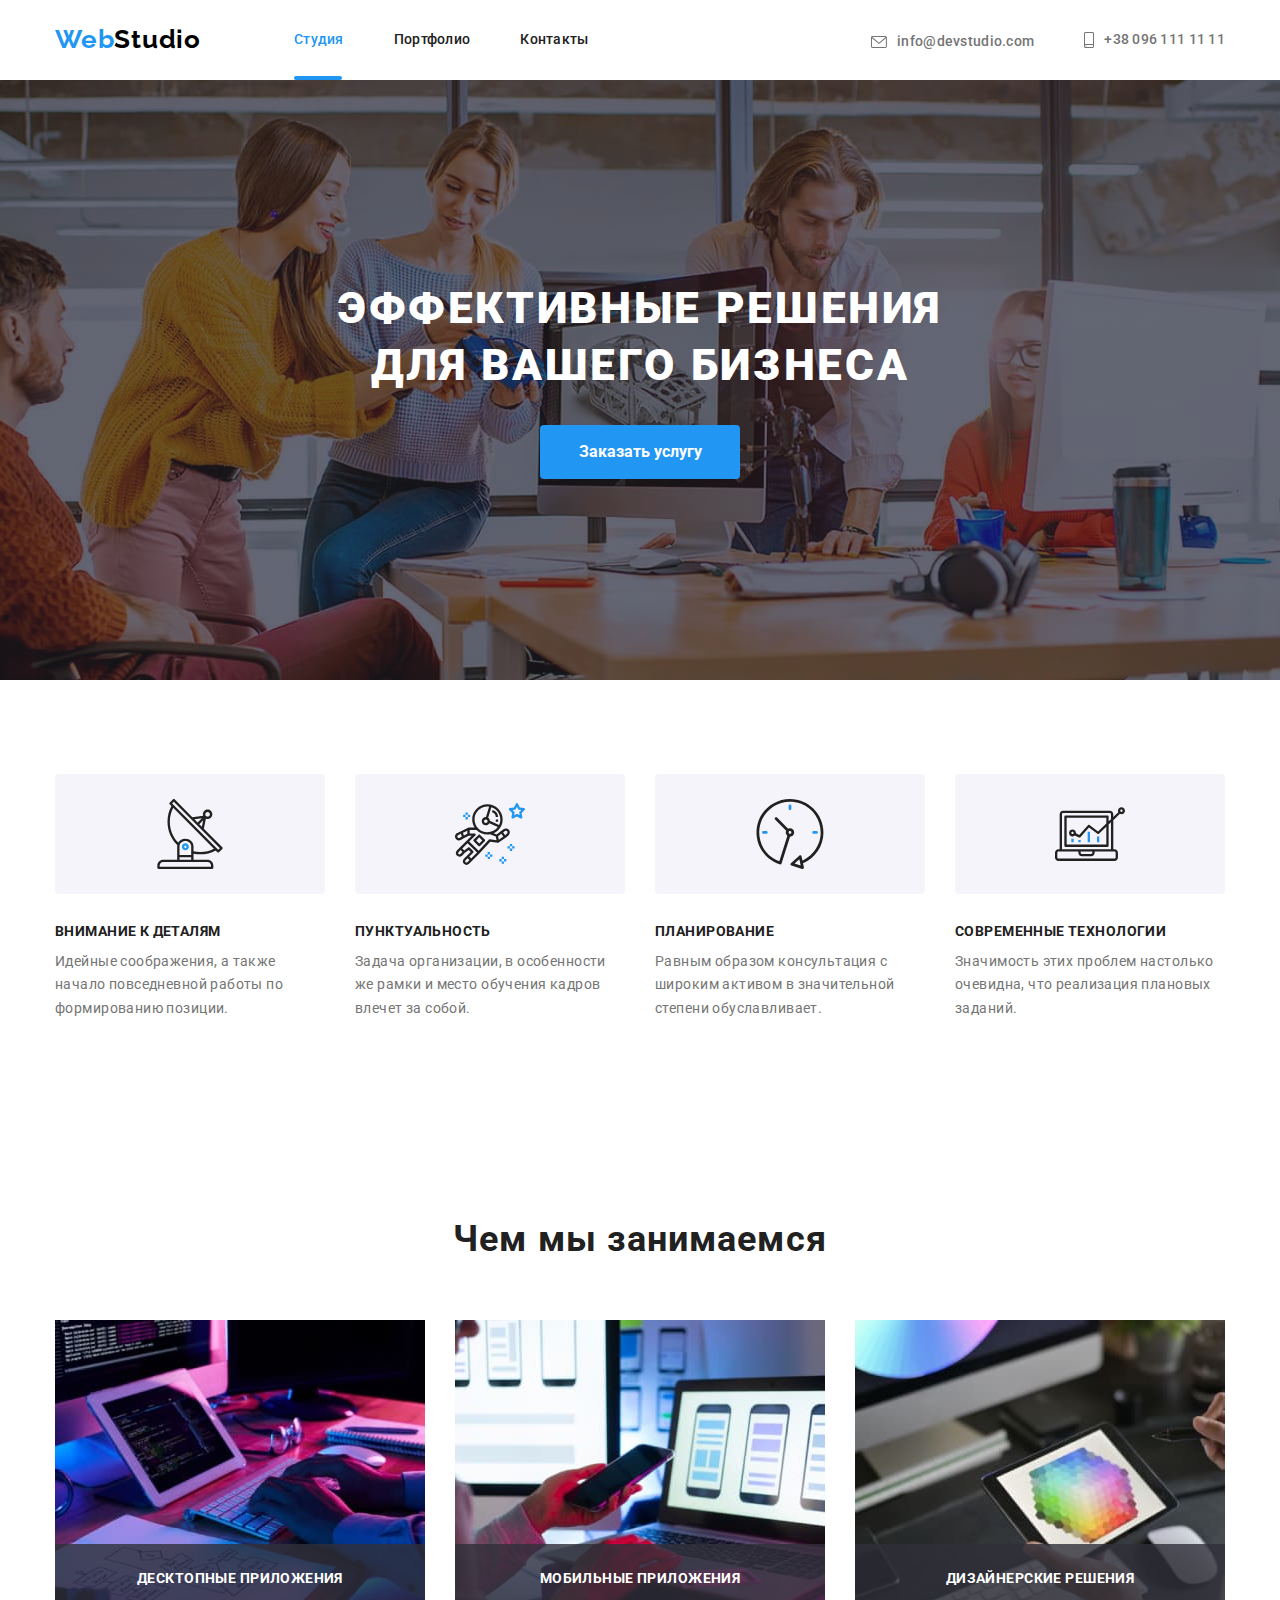
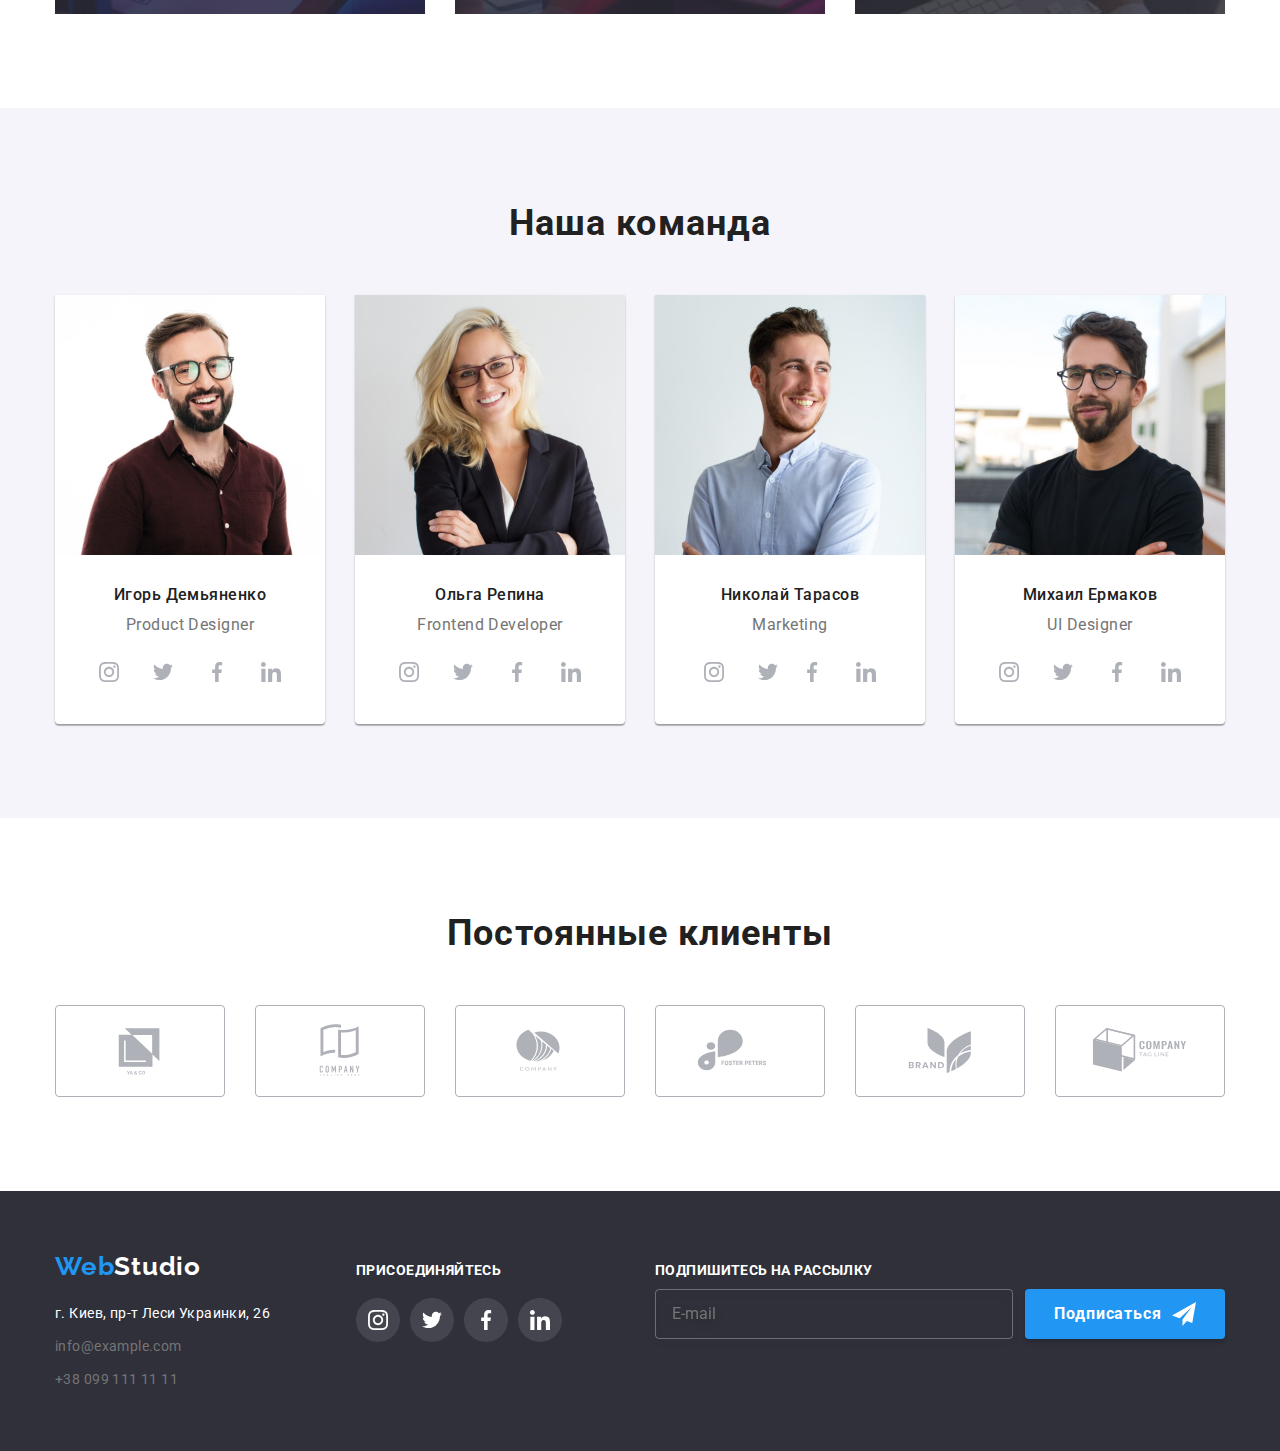
<file: index.html>
<!DOCTYPE html>
<html lang="ru">

<head>

  <meta charset="UTF-8">
  <meta http-equiv="X-UA-Compatible" content="IE=edge">
  <meta name="viewport" content="width=device-width, initial-scale=1.0">
  <title>Document</title>
  <link href="https://fonts.googleapis.com/css2?family=Raleway:wght@700&family=Roboto:wght@400;500;700;900&display=swap"
    rel="stylesheet">
    <link rel="stylesheet" href="https://cdnjs.cloudflare.com/ajax/libs/modern-normalize/1.1.0/modern-normalize.min.css">
  <link rel="stylesheet" href="./css/main.min.css">
  <!-- <link rel="stylesheet" href="./css/style.css"> -->
  
</head>

<body class="page">
  
  <!-- шапка документа -->
  <header class="head">
  <div class="container">
  
    <nav class="head-nav">
      <a href="./index.html" class="head-nav__link"> <span class="head-nav__sektor">Web</span>Studio
      </a>
  
      <ul class="site-nav">
        <li class="site-nav__item studio"><a href="./index.html" class="site-nav__link current ">Студия</a></li>
        <li class="site-nav__item portfolio"><a href="./portfolio.html" class="site-nav__link">Портфолио</a></li>
        <li class="site-nav__item contakt"><a href="" class="site-nav__link">Контакты</a></li>
      </ul>
    </nav>
  
    <ul class="head-contacts">
  
      <li class="head-contacts__item gmail">
        <a href="" class="head-contacts__link">
          <svg class="head-contacts__icon" width="16" height="12">
            <use href="./images/icons.svg#icon-envelope"></use>
          </svg>info@devstudio.com</a>
      </li>
  
      <li class="head-contacts__item tel">
        <a href="" class="head-contacts__link"><svg class="head-contacts__icon" width="10" height="16">
            <use href="./images/icons.svg#icon-smartphone"></use>
          </svg>+38 096 111 11 11</a>
      </li>
  
    </ul>
  </div>
  </header>
<!-- Основной контент -->
  <main>
    <!-- Герой -->
    <section class="section-hero  overlay">
      <div class="container">
        <h1 class="section-hero__title">Эффективные решения <br> для вашего бизнеса
        </h1>
        <button class="section-hero__button" type="button" data-modal-open>Заказать услугу</button>
      </div>
    </section>

<!-- Достоинства -->
    <section class="section section-features">
      <div class="container">
        <ul class="section-features__list">
    
          <li class="section-features__item">
            <div class="section-features__icon">
    
              <svg class="" width="70" height="70">
                <use href="./images/icons.svg#icon-antenna"></use>
              </svg>
            </div>
    
            <h3 class="section-features__title">Внимание к деталям</h3>
            <p class="section-features__subtitle">Идейные соображения, а также начало
              повседневной работы по формированию позиции.
            </p>
          </li>
    
          <li class="section-features__item">
            <div class="section-features__icon">
              <svg width="70" height="70">
                <use href="./images/icons.svg#icon-astronaut"></use>
              </svg>
            </div>
            <h3 class="section-features__title">Пунктуальность</h3>
            <p class="section-features__subtitle">Задача организации, в особенности же рамки и
              место обучения кадров влечет за собой.
            </p>
          </li>
    
          <li class="section-features__item">
            <div class="section-features__icon">
              <svg width="70" height="70">
                <use href="./images/icons.svg#icon-clock"></use>
              </svg>
            </div>
            <h3 class="section-features__title">Планирование</h3>
            <p class="section-features__subtitle">Равным образом консультация с широким активом
              в значительной степени обуславливает.
            </p>
          </li>
    
          <li class="section-features__item">
            <div class="section-features__icon">
              <svg width="70" height="70">
                <use href="./images/icons.svg#icon-diagram"></use>
              </svg>
            </div>
            <h3 class="section-features__title">Современные технологии</h3>
            <p class="section-features__subtitle">Значимость этих проблем настолько очевидна, что
              реализация плановых заданий.
            </p>
    
          </li>
        </ul>
      </div>
    </section>
      
      <!-- Чем мы занимаемся -->
      
        <section class=" section section-skils">
        
          <div class="container">
        
            <h2 class="section-skils__title">Чем мы занимаемся</h2>
        
            <ul class="section-skils__list">
        
              <li class="section-skils__item">
                <img class="" src="./images/box1.jpg" alt="набор программы на клавиатуре" width="370">
        
                <p class="section-skils__text">Десктопные приложения</p>
              </li>
        
              <li class="section-skils__item">
                <img class="" src="./images/img.jpg" alt="тест мобильного приложения на ноутбуке" width="370">
        
                <p class="section-skils__text">Мобильные приложения</p>
              </li>
        
              <li class="section-skils__item">
                <img class="" src="./images/box3.jpg" alt="работа с планшетом" width="370">
        
                <p class="section-skils__text">Дизайнерские решения</p>
              </li>
        
            </ul>
        
          </div>
        
        </section>
        
        <!-- Наша команда -->
        
        <section class="section section-comand">
        
          <div class="container">
        
            <h2 class="section-comand__title">Наша команда</h2>
        
            <ul class="comand-cart__list">
        
              <li class="comand-cart__item"><img src="./images/img1.jpg" alt="фото игоря демьяненко" width="270">
                <h3 class="comand-cart__title">Игорь Демьяненко</h3>
                <p class="comand-cart__subtitle">Product Designer</p>
        
        
        
                <ul class="comand-network__list">
                  <li class="comand-network__item"><a class="comand-network__link" href=""><svg class="comand-network__icon"
                        width="20" height="20">
                        <use href="./images/icons.svg#icon-instagram-1"></use>
                      </svg></a></li>
        
                  <li class="comand-network__item"><a class="comand-network__link" href=""><svg class="comand-network__icon"
                        width="20" height="20">
                        <use href="./images/icons.svg#icon-twitter1"></use>
                      </svg></a></li>
                  <li class="comand-network__item"><a class="comand-network__link" href=""><svg class="comand-network__icon"
                        width="20" height="20">
                        <use href="./images/icons.svg#icon-facebook1"></use>
                      </svg></a></li>
                  <li class="comand-network__item"><a class="comand-network__link" href=""><svg class="comand-network__icon"
                        width="20" height="20">
                        <use href="./images/icons.svg#icon-linkedin1"></use>
                      </svg></a></li>
                </ul>
        
              </li>
        
        
        
              <li class="comand-cart__item"><img src="./images/img2.jpg" alt="фото ольга репина" width="270">
        
                <h3 class="comand-cart__title">Ольга Репина</h3>
        
                <p class="comand-cart__subtitle">Frontend Developer</p>
        
                <ul class="comand-network__list">
        
                  <li class="comand-network__item"><a class="comand-network__link" href=""><svg class="comand-network__icon"
                        width="20" height="20">
                        <use href="./images/icons.svg#icon-instagram-1"></use>
                      </svg></a></li>
        
                  <li class="comand-network__item"><a class="comand-network__link" href=""><svg class="comand-network__icon"
                        width="20" height="20">
                        <use href="./images/icons.svg#icon-twitter1"></use>
                      </svg></a></li>
                  <li class="comand-network__item"><a class="comand-network__link" href=""><svg class="comand-network__icon"
                        width="20" height="20">
                        <use href="./images/icons.svg#icon-facebook1"></use>
                      </svg></a></li>
                  <li class="comand-network__item"><a class="comand-network__link" href=""><svg class="comand-network__icon"
                        width="20" height="20">
                        <use href="./images/icons.svg#icon-linkedin1"></use>
                      </svg></a></li>
                </ul>
        
              </li>
        
        
        
              <li class="comand-cart__item"><img src="./images/img3.jpg" alt="фото николай тарасов" width="270">
        
                <h3 class="comand-cart__title">Николай Тарасов</h3>
        
                <p class="comand-cart__subtitle">Marketing</p>
        
                <ul class="comand-network__list">
        
                  <li class="comand-network__item"><a class="comand-network__link" href=""><svg class="comand-network__icon"
                        width="20" height="20">
                        <use href="./images/icons.svg#icon-instagram-1"></use>
                      </svg></a></li>
        
                  <li class="comand-network-__tem"><a class="comand-network__link" href=""><svg class="comand-network__icon"
                        width="20" height="20">
                        <use href="./images/icons.svg#icon-twitter1"></use>
                      </svg></a></li>
                  <li class="comand-network__item"><a class="comand-network__link" href=""><svg class="comand-network__icon"
                        width="20" height="20">
                        <use href="./images/icons.svg#icon-facebook1"></use>
                      </svg></a></li>
                  <li class="comand-network__item"><a class="comand-network__link" href=""><svg class="comand-network__icon"
                        width="20" height="20">
                        <use href="./images/icons.svg#icon-linkedin1"></use>
                      </svg></a></li>
                </ul>
              </li>
        
        
              <li class="comand-cart__item"><img src="./images/img4.jpg" alt="фото михаил ермаков" width="270">
        
                <h3 class="comand-cart__title">Михаил Ермаков</h3>
        
                <p class="comand-cart__subtitle">UI Designer</p>
        
                <ul class="comand-network__list">
                  <li class="comand-network__item"><a class="comand-network__link" href=""><svg class="comand-network__icon"
                        width="20" height="20">
                        <use href="./images/icons.svg#icon-instagram-1"></use>
                      </svg></a></li>
        
                  <li class="comand-network__item"><a class="comand-network__link" href=""><svg class="comand-network__icon"
                        width="20" height="20">
                        <use href="./images/icons.svg#icon-twitter1"></use>
                      </svg></a></li>
                  <li class="comand-network__item"><a class="comand-network__link" href=""><svg class="comand-network__icon"
                        width="20" height="20">
                        <use href="./images/icons.svg#icon-facebook1"></use>
                      </svg></a></li>
                  <li class="comand-network__item"><a class="comand-network__link" href=""><svg class="comand-network__icon"
                        width="20" height="20">
                        <use href="./images/icons.svg#icon-linkedin1"></use>
                      </svg></a></li>
                </ul>
            </ul>
          </div>
        </section>

      <!-- Постоянные Клиенты -->
      
      <section class="section section-clients">
      
        <div class="container">
      
          <h2 class="section-clients__title">Постоянные клиенты</h2>
      
          <ul class="section-clients__list">
      
            <li class="section-clients__item">
              <a href="" class="section-clients__link">
                <svg class="section-clients__icon" width="106" height="60">
                  <use href="./images/icons.svg#icon-Logo1"></use>
                </svg>
              </a>
            </li>
      
            <li class="section-clients__item">
              <a href="" class="section-clients__link"> <svg class="section-clients__icon" width="106" height="60">
                  <use href="./images/icons.svg#icon-Logo2"></use>
                </svg>
              </a>
            </li>
      
      
            <li class="section-clients__item"><a href="" class="section-clients__link"> <svg class="section-clients__icon">
                  <use href="./images/icons.svg#icon-Logo3"></use>
                </svg>
              </a></li>
      
      
            <li class="section-clients__item"><a href="" class="section-clients__link"> <svg class="section-clients__icon">
                  <use href="./images/icons.svg#icon-Logo4"></use>
                </svg>
              </a></li>
      
      
            <li class="section-clients__item"><a href="" class="section-clients__link"> <svg class="section-clients__icon">
                  <use href="./images/icons.svg#icon-Logo5"></use>
                </svg>
              </a></li>
      
      
            <li class="section-clients__item"><a href="" class="section-clients__link"> <svg class="section-clients__icon">
                  <use href="./images/icons.svg#icon-Logo6"></use>
                </svg>
              </a></li>
      
      
          </ul>
        </div>
      </section>
  </main>
  

<!-- Футер -->
  <footer class="section-footer">
  <div class="container icon-container">
  <div class="section-footer__container">
        <a href="./index.html" class="section-footer__logo"> <span class="section-footer__color">Web</span>Studio
        </a>
  
        <address class="section-footer__adress">
  
          <ul class="section-footer__list">
  
            <li>
              <p class="section-footer__subtitle">г. Киев, пр-т Леси Украинки, 26</p>
            </li>
  
            <li class="section-footer__item gmail"><a href="">info@example.com</a>
            </li>
  
            <li class="section-footer__item tel"><a href="">+38 099 111 11 11</a>
            </li>
  
          </ul>
  
        </address>
      </div>
  
      <div class="footer-network">
  
        <h2 class="footer-network__title">присоединяйтесь</h2>
  
        <ul class="footer-network__list">
  
          <li class="footer-network__item"> <a href="" class="footer-network__link"><svg width="44" height="44">
                <use href="./images/icons.svg#icon-Ellipse-4"></use>
              </svg></a></li>
  
          <li class="footer-network__item"><a href="" class="footer-network__link"><svg width="44" height="44">
                <use href="./images/icons.svg#icon-Ellipse-1"></use>
              </svg></a> </li>
  
          <li class="footer-network__item"><a href="" class="footer-network__link"><svg width="44" height="44">
                <use href="./images/icons.svg#icon-Ellipse-2"></use>
              </svg></a> </li>
  
          <li class="footer-network__item">
            <a href="" class="footer-network__link">
              <svg width="44" height="44">
                <use href="./images/icons.svg#icon-Ellipse-3">
                </use>
              </svg>
            </a>
          </li>
  
        </ul>
  
      </div>
  
  
      <!-- модальное окно подписка -->
  
      <div class="footer-modal">
  
        <h2 class="footer-modal__title">Подпишитесь на рассылку</h2>
  
        <div class="footer-modal__container">
  
          <form action="#" class="footer-modal__form">
            <label class="footer-modal__name"></label>
            <input type="text" placeholder="E-mail" class="footer-modal__text">
            <button class="footer-modal__button">Подписаться<svg width="24" height="24" class="footer-modal__icon">
                <use href="./images/icons.svg#icon-icon-send"></use>
              </svg></button>
          </form>
        </div>
  
      </div>
    </div>
  </footer>

  <!-- Модальное окно -->
<div class="backdrop is-hidden" data-modal >
  
  <div class="modal">
<button type="button" class="btn-clouse" data-modal-close>
  <svg width="18" height="18" class="btn-clouse-icon">
    <use href="./images/icons.svg#icon-close-black"></use>
  </svg>
</button>


<p class="modal-title">Оставьте свои данные, мы вам перезвоним</p>

<form action="#">

  <div class="modal-item">
    <label for="user-name" class="form-text">Имя</label>
  <input type="text" name="user-name" id="user-name" class="form-input"/>
  <svg width="18"
          height="18" class="form-icon" >
          <use href="./images/icons.svg#icon-person-black"></use>
        </svg>
  </div>

  <div class="modal-item">
    <label for="user-tel" class="form-text">Телефон</label>
  <input type="text" name="user-tel" id="user-tel" class="form-input"/>
  <svg width="18"
          height="18" class="form-icon">
          <use href="./images/icons.svg#icon-phone-black"></use>
        </svg>
  </div>

  <div class="modal-item">
    <label for="user-gmail" class="form-text">Почта</label>
  <input type="text" name="user-gmail" id="user-gmail" class="form-input"/>
  <svg width="18"
          height="18" class="form-icon">
          <use href="./images/icons.svg#icon-email-black"></use>
        </svg>
  </div>

  <div class="modal-item coments">
    <label  class="form-text">Комментарий</label>
  <textarea name="user-coments"   class="form-coments" 
  placeholder="Введите текст"></textarea>
  </div>
  
<input type="checkbox" name="policy" id="policy" class="check-box vusually-hidden"/>
<label for="policy" class="check-text"><span class="check-icon">
  <svg width="15"
          height="16" class="">
          <use href="./images/icons.svg#icon-vector-1-1"></use>
        </svg>
</span>Соглашаюсь с рассылкой и принимаю<a href="" class="policy-link" >Условия договора</a></label>

<button type="submit" class="form-btn">Отправить</button>
</form>
</div> 
</div>

<script src="./js/modal.js"></script>
</body>

</html>
</file>
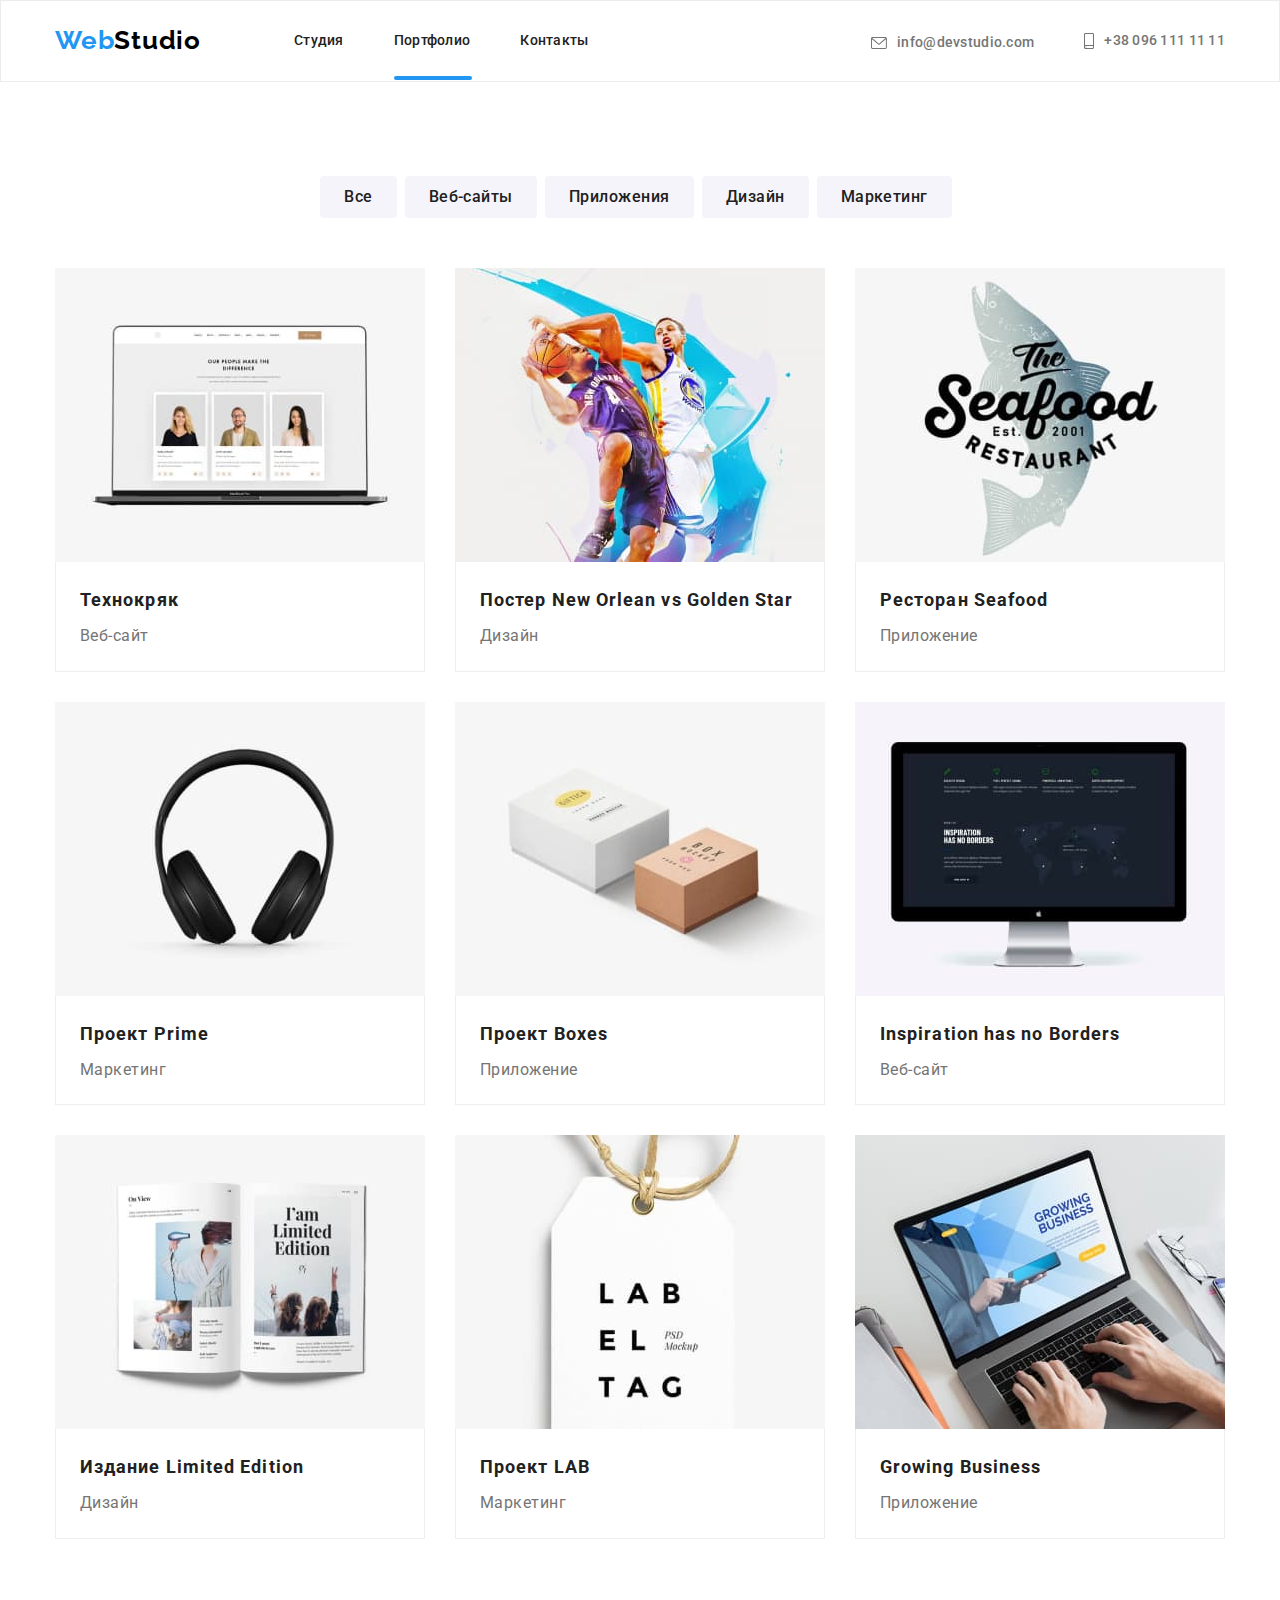
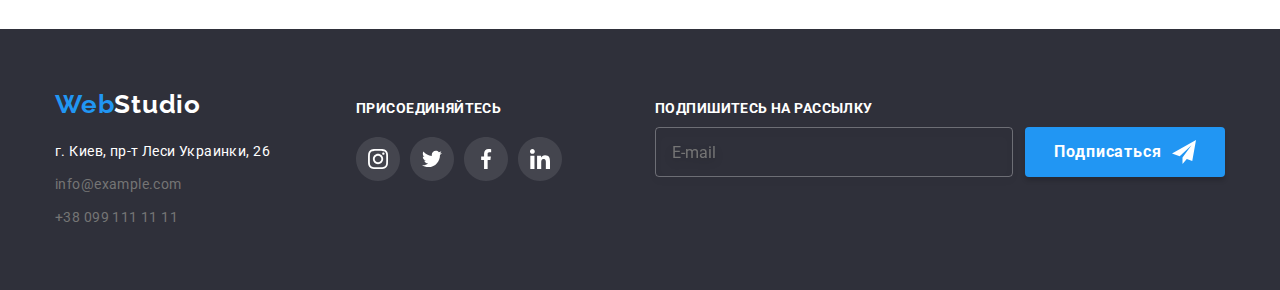
<file: portfolio.html>
<!DOCTYPE html>
<html lang="ru">

<head>
    <meta charset="UTF-8">
    <meta http-equiv="X-UA-Compatible" content="IE=edge">
    <meta name="viewport" content="width=device-width, initial-scale=1.0">
    <title>Document</title>
    <link href="https://fonts.googleapis.com/css2?family=Raleway:wght@700&family=Roboto:wght@400;500;700;900&display=swap"
        rel="stylesheet">
        <link rel="stylesheet" href="https://cdnjs.cloudflare.com/ajax/libs/modern-normalize/1.1.0/modern-normalize.min.css">
<link rel="stylesheet" href="./css/main.min.css">
<!-- <link rel="stylesheet" href="./css/style.css"> -->

</head>

<body>
    <header class="head head-partfolio">
    <div class="container">
    
      <nav class="head-nav">
        <a href="./index.html" class="head-nav__link"> <span class="head-nav__sektor">Web</span>Studio
        </a>
    
        <ul class="site-nav">
          <li class="site-nav__item studio"><a href="./index.html" class="site-nav__link ">Студия</a></li>
          <li class="site-nav__item portfolio"><a href="./portfolio.html" class="site-nav__link clip">Портфолио</a></li>
          <li class="site-nav__item contakt"><a href="" class="site-nav__link">Контакты</a></li>
        </ul>
      </nav>
    
      <ul class="head-contacts">
    
        <li class="head-contacts__item gmail">
          <a href="" class="head-contacts__link">
            <svg class="head-contacts__icon" width="16" height="12">
              <use href="./images/icons.svg#icon-envelope"></use>
            </svg>info@devstudio.com</a>
        </li>
    
        <li class="head-contacts__item tel">
          <a href="" class="head-contacts__link"><svg class="head-contacts__icon" width="10" height="16">
              <use href="./images/icons.svg#icon-smartphone"></use>
            </svg>+38 096 111 11 11</a>
        </li>
    
      </ul>
      </div>
</header>

    <main class="main">
      <!-- Фильтры -->
      <section class="section-portfolio">
        <div class="container">
          <ul class="portfolio-button__list">
            <li class="portfolio-button__item"><button type="button" class="portfolio-button__button">Все</button></li>
            <li class="portfolio-button__item"><button type="button" class="portfolio-button__button">Веб-сайты</button>
            </li>
            <li class="portfolio-button__item"><button type="button" class="portfolio-button__button">Приложения</button>
            </li>
            <li class="portfolio-button__item"><button type="button" class="portfolio-button__button">Дизайн</button></li>
            <li class="portfolio-button__item"><button type="button" class="portfolio-button__button">Маркетинг</button>
            </li>
          </ul>
    
    
          <!-- Пример работ -->
          <h1 class="vusually-hidden">Примeры работ</h1>
          <ul class="portfolio-cart__list">
    
            <li class="portfolio-cart__item">
              <div class="portfolio-cart__container">
                <img src="./images/img99.jpg" alt="ноутбук" width="370">
    
                <p class="portfolio-cart__text">
    
                  Технокряк это современная площадка
                  распространения коронавируса. Компании используют
                  эту платформу для цифрового шпионажа и атак на
                  защищённые сервера конкурентов.
    
                </p>
              </div>
              <div class="portfolio-cart__box">
                <h2 class="portfolio-cart__title">Технокряк</h2>
                <p class="portfolio-cart__subtitle">Веб-сайт</p>
              </div>
            </li>
    
    
            <li class="portfolio-cart__item">
              <div class="portfolio-cart__container"><img src="./images/img11.jpg" alt="игра вбаскетбол" width="370">
                <p class="portfolio-cart__text">
                  Технокряк это современная площадка
                  распространения коронавируса. Компании используют
                  эту платформу для цифрового шпионажа и атак на
                  защищённые сервера конкурентов.
    
                </p>
              </div>
              <div class="portfolio-cart__box">
                <h2 class="portfolio-cart__title">Постер New Orlean vs Golden Star</h2>
                <p class="portfolio-cart__subtitle">Дизайн</p>
              </div>
            </li>
    
    
            <li class="portfolio-cart__item">
              <div class="portfolio-cart__container"><img src="./images/img21.jpg" alt=" логотип ресторана" width="370">
                <p class="portfolio-cart__text">
                  Технокряк это современная площадка
                  распространения коронавируса. Компании используют
                  эту платформу для цифрового шпионажа и атак на
                  защищённые сервера конкурентов.
    
                </p>
              </div>
              <div class="portfolio-cart__box">
                <h2 class="portfolio-cart__title">Ресторан Seafood</h2>
                <p class="portfolio-cart__subtitle">Приложение</p>
              </div>
            </li>
    
    
            <li class="portfolio-cart__item">
              <div class="portfolio-cart__container"><img src="./images/img31.jpg" alt="наушники" width="370">
                <p class="portfolio-cart__text">
                  Технокряк это современная площадка
                  распространения коронавируса. Компании используют
                  эту платформу для цифрового шпионажа и атак на
                  защищённые сервера конкурентов.
    
                </p>
              </div>
              <div class="portfolio-cart__box">
                <h2 class="portfolio-cart__title">Проект Prime</h2>
                <p class="portfolio-cart__subtitle">Маркетинг</p>
              </div>
            </li>
    
    
            <li class="portfolio-cart__item">
              <div class="portfolio-cart__container"><img src="./images/img41.jpg" alt="коробки" width="370">
                <p class="portfolio-cart__text">
                  Технокряк это современная площадка
                  распространения коронавируса. Компании используют
                  эту платформу для цифрового шпионажа и атак на
                  защищённые сервера конкурентов.
    
                </p>
              </div>
              <div class="portfolio-cart__box">
                <h2 class="portfolio-cart__title">Проект Boxes</h2>
                <p class="portfolio-cart__subtitle">Приложение</p>
              </div>
            </li>
    
    
            <li class="portfolio-cart__item">
              <div class="portfolio-cart__container"><img src="./images/img51.jpg" alt="монитор" width="370">
                <p class="portfolio-cart__text">
                  Технокряк это современная площадка
                  распространения коронавируса. Компании используют
                  эту платформу для цифрового шпионажа и атак на
                  защищённые сервера конкурентов.
    
                </p>
              </div>
              <div class="portfolio-cart__box">
                <h2 class="portfolio-cart__title">Inspiration has no Borders</h2>
                <p class="portfolio-cart__subtitle">Веб-сайт</p>
              </div>
            </li>
    
    
            <li class="portfolio-cart__item">
              <div class="portfolio-cart__container"><img src="./images/img61.jpg" alt="книга" width="370">
                <p class="portfolio-cart__text">
                  Технокряк это современная площадка
                  распространения коронавируса. Компании используют
                  эту платформу для цифрового шпионажа и атак на
                  защищённые сервера конкурентов.
    
                </p>
              </div>
              <div class="portfolio-cart__box">
                <h2 class="portfolio-cart__title">Издание Limited Edition</h2>
                <p class="portfolio-cart__subtitle">Дизайн</p>
              </div>
            </li>
    
    
            <li class="portfolio-cart__item">
              <div class="portfolio-cart__container"><img src="./images/img71.jpg" alt="бирка" width="370">
                <p class="portfolio-cart__text">
                  Технокряк это современная площадка
                  распространения коронавируса. Компании используют
                  эту платформу для цифрового шпионажа и атак на
                  защищённые сервера конкурентов.
    
                </p>
              </div>
              <div class="portfolio-cart__box">
                <h2 class="portfolio-cart__title">Проект LAB</h2>
                <p class="portfolio-cart__subtitle">Маркетинг</p>
              </div>
            </li>
    
    
            <li class="portfolio-cart__item">
              <div class="portfolio-cart__container"><img src="./images/img81.jpg" alt="работа на клавиатуре" width="370">
                <p class="portfolio-cart__text">
                  Технокряк это современная площадка
                  распространения коронавируса. Компании используют
                  эту платформу для цифрового шпионажа и атак на
                  защищённые сервера конкурентов.
    
                </p>
              </div>
              <div class="portfolio-cart__box">
                <h2 class="portfolio-cart__title">Growing Business</h2>
                <p class="portfolio-cart__subtitle">Приложение</p>
              </div>
            </li>
          </ul>
        </div>
      </section>
    
    </main>

    <!-- Футер -->
<footer class="section-footer">
  <div class="container icon-container">
    <div class="section-footer__container">
      <a href="./index.html" class="section-footer__logo"> <span class="section-footer__color">Web</span>Studio
      </a>

      <address class="section-footer__adress">

        <ul class="section-footer__list">

          <li>
            <p class="section-footer__subtitle">г. Киев, пр-т Леси Украинки, 26</p>
          </li>

          <li class="section-footer__item gmail"><a href="">info@example.com</a>
          </li>

          <li class="section-footer__item tel"><a href="">+38 099 111 11 11</a>
          </li>

        </ul>

      </address>
    </div>

    <div class="footer-network">

      <h2 class="footer-network__title">присоединяйтесь</h2>

      <ul class="footer-network__list">

        <li class="footer-network__item"> <a href="" class="footer-network__link"><svg width="44" height="44">
              <use href="./images/icons.svg#icon-Ellipse-4"></use>
            </svg></a></li>

        <li class="footer-network__item"><a href="" class="footer-network__link"><svg width="44" height="44">
              <use href="./images/icons.svg#icon-Ellipse-1"></use>
            </svg></a> </li>

        <li class="footer-network__item"><a href="" class="footer-network__link"><svg width="44" height="44">
              <use href="./images/icons.svg#icon-Ellipse-2"></use>
            </svg></a> </li>

        <li class="footer-network__item">
          <a href="" class="footer-network__link">
            <svg width="44" height="44">
              <use href="./images/icons.svg#icon-Ellipse-3">
              </use>
            </svg>
          </a>
        </li>

      </ul>

    </div>


    <!-- модальное окно подписка -->

    <div class="footer-modal">

      <h2 class="footer-modal__title">Подпишитесь на рассылку</h2>

      <div class="footer-modal__container">

        <form action="#" class="footer-modal__form">
          <label class="footer-modal__name"></label>
          <input type="text" placeholder="E-mail" class="footer-modal__text">
          <button class="footer-modal__button">Подписаться<svg width="24" height="24" class="footer-modal__icon">
              <use href="./images/icons.svg#icon-icon-send"></use>
            </svg></button>
        </form>
      </div>

    </div>
  </div>
</footer>

</body>

</html>
</file>
<file: css/main.min.css>
.head-nav{display:-webkit-box;display:-ms-flexbox;display:flex;margin-left:0}.head .container{display:-webkit-box;display:-ms-flexbox;display:flex;-webkit-box-pack:justify;-ms-flex-pack:justify;justify-content:space-between}.head .head-nav__link{padding-top:24px;padding-bottom:25px}.head-nav__link{color:var(--logo-text-color);font-family:Raleway;font-style:normal;font-weight:700;font-size:26px;line-height:1.2;letter-spacing:0.03em}.head-nav__sektor{color:var(--accent-color)}.site-nav{font-size:14px;line-height:1.2;letter-spacing:0.02em;font-weight:500;padding-top:32px;-webkit-box-align:baseline;-ms-flex-align:baseline;align-items:baseline}.site-nav .site-nav__link{color:var(--title-text-color)}.site-nav .site-nav__link:hover,.site-nav .site-nav__link:focus{color:var(--accent-color)}.site-nav .current{color:var(--accent-color)}.studio{font-size:14px;line-height:1.1;letter-spacing:0.02em;margin-left:93px;margin-right:50px}.portfolio{font-size:14px;line-height:1.1;letter-spacing:0.02em;margin-right:50px}.current::after{content:"";display:block;-webkit-box-align:center;-ms-flex-align:center;align-items:center;width:48px;height:4px;background-color:var(--accent-color);border-radius:2px;position:absolute;top:76px}.clip::after{content:"";display:block;-webkit-box-align:center;-ms-flex-align:center;align-items:center;width:78px;height:4px;background-color:var(--accent-color);border-radius:2px;position:absolute;top:76px}.contakt{font-size:14px;line-height:1.1;letter-spacing:0.02em;margin-right:auto}.head-contacts{font-weight:500;padding-top:32px;display:-webkit-box;display:-ms-flexbox;display:flex;margin-left:auto;margin-right:0;display:-webkit-inline-box;display:-ms-inline-flexbox;display:inline-flex;-webkit-box-align:baseline;-ms-flex-align:baseline;align-items:baseline}.gmail{font-size:14px;line-height:1.1;letter-spacing:0.02em;margin-right:50px}.head-contacts__icon{margin-right:10px}.head-contacts__link{display:-webkit-box;display:-ms-flexbox;display:flex;-webkit-box-align:center;-ms-flex-align:center;align-items:center;fill:#757575}.head-contacts__link:hover,.head-contacts__link:focus{fill:var(--accent-color);color:var(--accent-color)}.tel{font-size:14px;line-height:1.1;letter-spacing:0.02em}.section-hero{text-align:center;padding-top:200px}.overlay{background-color:#757575;max-width:1600px;height:600px;margin-left:auto;margin-right:auto;background-image:-webkit-gradient(linear, left top, right top, from(rgba(47,48,58,0.4)), to(rgba(47,48,58,0.4))),url(../images/img-hero.jpg);background-image:linear-gradient(to right, rgba(47,48,58,0.4), rgba(47,48,58,0.4)),url(../images/img-hero.jpg);background-position:center}.section-hero__title{font-weight:900;font-size:44px;line-height:1.3;letter-spacing:0.06em;text-transform:uppercase;color:var(--h1-text-color)}.section-hero__button{background-color:var(--accent-color);font-size:16px;line-height:1.85;font-weight:700;color:var(--h1-text-color);border-radius:4px;min-width:200px;text-align:center;line-height:30px;padding:10px 32px;margin-top:30px;display:inline-block}.section-hero__button:hover{background-color:#188ce8}.section-features__list{display:-webkit-box;display:-ms-flexbox;display:flex}.section-features__item:not(:last-child){margin-right:30px}.section-features__title{font-weight:700;font-size:14px;line-height:1.1;letter-spacing:0.03em;text-transform:uppercase;margin-top:30px;color:var(--title-text-color)}.section-features__icon{width:270px;height:120px;padding:25px 100px;background:var(--section-comand-text-color);border-radius:4px}.section-features__subtitle{font-weight:400;font-size:14px;line-height:1.7;letter-spacing:0.03em;margin-top:10px}.section-skils{padding-top:0}.section-skils__title{font-size:36px;line-height:1.7;text-align:center;letter-spacing:0.03em;display:-webkit-box;display:-ms-flexbox;display:flex;-webkit-box-pack:center;-ms-flex-pack:center;justify-content:center}.section-skils__list{margin-top:50px;display:-webkit-box;display:-ms-flexbox;display:flex;-webkit-box-pack:justify;-ms-flex-pack:justify;justify-content:space-between}.section-skils__item{position:relative}.section-skils__text{position:absolute;right:0;margin:0;bottom:0%;font-style:normal;font-weight:700;font-size:14px;line-height:1.1;text-align:center;letter-spacing:0.03em;text-transform:uppercase;width:370px;height:70px;display:-webkit-box;display:-ms-flexbox;display:flex;-webkit-box-align:center;-ms-flex-align:center;align-items:center;-webkit-box-pack:center;-ms-flex-pack:center;justify-content:center;color:#ffffff;background:rgba(47,48,58,0.8)}.section-comand{background-color:var(--section-comand-text-color)}.section-comand__title{font-weight:700;font-size:36px;line-height:1.2;letter-spacing:0.03em;text-align:center}.comand-cart__list{margin-top:50px;-webkit-box-pack:justify;-ms-flex-pack:justify;justify-content:space-between}.comand-cart__item{min-width:270px;min-height:368px;margin-right:30px;text-align:center;background-color:var(--h1-text-color);-webkit-box-shadow:0px 1px 3px rgba(0,0,0,0.12),0px 1px 1px rgba(0,0,0,0.14),0px 2px 1px rgba(0,0,0,0.2);box-shadow:0px 1px 3px rgba(0,0,0,0.12),0px 1px 1px rgba(0,0,0,0.14),0px 2px 1px rgba(0,0,0,0.2);border-radius:0px 0px 4px 4px}.comand-cart__item:not(:last-child){margin-right:30px}.comand-cart__title{font-weight:500;font-size:16px;line-height:1.2;color:var(--title-text-color);letter-spacing:0.03em;padding-top:30px}.comand-cart__subtitle{font-weight:400;font-size:16px;line-height:1.2;letter-spacing:0.03em;padding-top:10px}.comand-network__list{display:-webkit-box;display:-ms-flexbox;display:flex;-webkit-box-pack:center;-ms-flex-pack:center;justify-content:center;-webkit-box-align:center;-ms-flex-align:center;align-items:center;padding-top:16px;padding-bottom:30px}.comand-network__item:not(:last-child){margin-right:10px}.comand-network__link{display:-webkit-box;display:-ms-flexbox;display:flex;-webkit-box-pack:center;-ms-flex-pack:center;justify-content:center;-webkit-box-align:center;-ms-flex-align:center;align-items:center;width:44px;height:44px;fill:#afb1b8;border-radius:50%}.comand-network__link:hover,.comand-network__link:focus{background-color:var(--accent-color);fill:var(--h1-text-color)}.section-clients{padding-top:94px}.section-clients__title{font-weight:700;font-size:36px;line-height:1.2;letter-spacing:0.03em;text-align:center}.section-clients__list{margin:50px 0 0 0;display:-webkit-box;display:-ms-flexbox;display:flex;-webkit-box-pack:center;-ms-flex-pack:center;justify-content:center}.section-clients__item:not(:last-child){margin-right:30px}.section-clients__link{display:-webkit-box;display:-ms-flexbox;display:flex;-webkit-box-pack:center;-ms-flex-pack:center;justify-content:center;-webkit-box-align:center;-ms-flex-align:center;align-items:center;width:170px;height:92px;fill:#afb1b8;border:1px solid #afb1b8;border-radius:4px}.section-clients__link:hover,.section-clients__link:focus{fill:var(--accent-color);border-color:var(--accent-color)}.section-clients__icon{width:106px;height:60px}.section-footer{background-color:var(--hero-color);padding:60px 0}.section-footer__logo{font-family:Raleway;font-weight:700;font-size:26px;line-height:1.2;letter-spacing:0.03em;margin-bottom:20px;color:var(--h1-text-color);display:inline-block}.section-footer__logo:hover{color:var(--accent-color)}.section-footer__color{color:var(--accent-color)}.section-footer__list{min-width:231px;min-height:81px;display:block;font-style:normal}.section-footer__subtitle{font-weight:400;font-size:14px;line-height:1.7;letter-spacing:0.03em;color:var(--h1-text-color)}.section-footer__item.gmail{font-weight:400;font-size:14px;line-height:1.7;letter-spacing:0.03em;margin-top:9px;margin-bottom:9px;color:var(--h1andadres-text-color)}.section-footer__item.tel{font-weight:400;font-size:14px;line-height:1.7;letter-spacing:0.03em;color:var(--h1andadres-text-color)}.footer-network{margin-right:93px}.icon-container{display:-webkit-box;display:-ms-flexbox;display:flex;-webkit-box-align:baseline;-ms-flex-align:baseline;align-items:baseline}.section-footer__container{margin-right:70px}.footer-network__title{font-style:normal;font-weight:700;font-size:14px;line-height:1.1;letter-spacing:0.03em;text-transform:uppercase;color:var(--h1andadres-text-color)}.footer-network__list{margin-top:20px}.footer-network__item:not(:last-child){margin-right:10px}.footer-network__link{display:-webkit-box;display:-ms-flexbox;display:flex;border-radius:50%;fill:rgba(255,255,255,0.1)}.footer-network__link:hover{background-color:var(--accent-color)}.footer-modal{display:block}.footer-modal__title{display:block;font-style:normal;font-weight:700;font-size:14px;line-height:1.14;letter-spacing:0.03em;text-transform:uppercase;color:#ffffff}.footer-modal__container{display:block;min-width:570px;margin-top:10px}.footer-modal__form{display:-webkit-box;display:-ms-flexbox;display:flex}.footer-modal__text{display:block;width:358px;height:50px;padding:15px 16px;margin-right:12px;background-color:transparent;border:1px solid rgba(255,255,255,0.3);-webkit-box-sizing:border-box;box-sizing:border-box;-webkit-filter:drop-shadow(0px 4px 4px rgba(0,0,0,0.15));filter:drop-shadow(0px 4px 4px rgba(0,0,0,0.15));border-radius:4px;resize:none;outline:transparent}.footer-modal__button{display:-webkit-box;display:-ms-flexbox;display:flex;-webkit-box-pack:center;-ms-flex-pack:center;justify-content:center;-webkit-box-align:center;-ms-flex-align:center;align-items:center;width:200px;height:50px;font-style:normal;font-weight:700;font-size:16px;line-height:1.9;text-align:center;letter-spacing:0.06em;color:#ffffff;margin:0;background:#2196f3;-webkit-box-shadow:0px 4px 4px rgba(0,0,0,0.15);box-shadow:0px 4px 4px rgba(0,0,0,0.15);border-radius:4px}.footer-modal__icon{display:block;margin-left:10px}.head-partfolio{border:1px solid #ECECEC}.portfolio-button__list{display:-webkit-box;display:-ms-flexbox;display:flex;-webkit-box-pack:center;-ms-flex-pack:center;justify-content:center}.portfolio-button__item{margin-right:8px}.portfolio-button__item:not(last-child){margin-right:8px}.portfolio-button__button{font-weight:500;font-size:16px;line-height:1.6;text-align:center;letter-spacing:0.03em;min-width:73px;color:var(--title-text-color);background-color:#f5f4fa;border-radius:4px;padding:6px 22px}.portfolio-button__button:hover,.portfolio-button__button:focus{color:#ffffff;background-color:#2196f3;-webkit-box-shadow:0px 3px 1px rgba(0,0,0,0.1),0px 1px 2px rgba(0,0,0,0.08),0px 2px 2px rgba(0,0,0,0.12);box-shadow:0px 3px 1px rgba(0,0,0,0.1),0px 1px 2px rgba(0,0,0,0.08),0px 2px 2px rgba(0,0,0,0.12)}.section-portfolio{padding-top:94px;padding-bottom:90px}.portfolio-cart__list{margin-top:50px;margin-right:-30px;margin-bottom:-30px;display:-webkit-box;display:-ms-flexbox;display:flex;-webkit-box-pack:justify;-ms-flex-pack:justify;justify-content:space-between;-ms-flex-wrap:wrap;flex-wrap:wrap}.portfolio-cart__item{background:#ffffff;margin-right:30px;margin-bottom:30px}.portfolio-cart__item:hover{-webkit-box-shadow:0px 1px 1px rgba(0,0,0,0.12),0px 4px 4px rgba(0,0,0,0.06),1px 4px 6px rgba(0,0,0,0.16);box-shadow:0px 1px 1px rgba(0,0,0,0.12),0px 4px 4px rgba(0,0,0,0.06),1px 4px 6px rgba(0,0,0,0.16)}.portfolio-cart__item:hover .portfolio-cart__text{-webkit-transform:translateY(0);transform:translateY(0)}.portfolio-cart__text{position:absolute;font-style:normal;font-weight:400;font-size:18px;line-height:1.5;letter-spacing:0.03em;top:0;height:100%;color:#ffffff;background:rgba(33,150,243,0.9);padding:63px 24px;-webkit-transform:translatey(100%);transform:translatey(100%);-webkit-transition-duration:250ms;transition-duration:250ms;-webkit-transition-timing-function:cubic-bezier(0.4, 0, 0.2, 1);transition-timing-function:cubic-bezier(0.4, 0, 0.2, 1)}.portfolio-cart__container{position:relative;overflow:hidden}.portfolio-cart__box{background:#ffffff;border-left:1px solid #eeeeee;border-right:1px solid #eeeeee;border-bottom:1px solid #eeeeee;-webkit-box-pack:start;-ms-flex-pack:start;justify-content:flex-start}.portfolio-cart__title{font-weight:700;font-size:18px;line-height:2;letter-spacing:0.06em;margin:0;padding:20px 0 0 24px}.portfolio-cart__subtitle{font-weight:400;font-size:16px;line-height:1.8;letter-spacing:0.03em;color:#757575;margin:0;padding:4px 24px 20px}.backdrop{width:100vw;height:100vh;position:fixed;top:0px;background-color:rgba(0,0,0,0.2);-webkit-transition-duration:250ms;transition-duration:250ms}.modal{position:absolute;top:50%;left:50%;-webkit-transform:translate(-50%, -50%);transform:translate(-50%, -50%);width:528px;height:581px;padding:40px 40px;background:#ffffff;-webkit-box-shadow:0px 1px 3px rgba(0,0,0,0.12),0px 1px 1px rgba(0,0,0,0.14),0px 2px 1px rgba(0,0,0,0.2);box-shadow:0px 1px 3px rgba(0,0,0,0.12),0px 1px 1px rgba(0,0,0,0.14),0px 2px 1px rgba(0,0,0,0.2);border-radius:4px}.btn-clouse{position:absolute;display:-webkit-box;display:-ms-flexbox;display:flex;-webkit-box-align:center;-ms-flex-align:center;align-items:center;width:30px;height:30px;background:#ffffff;border:1px solid rgba(0,0,0,0.1);border-radius:50%;position:absolute;top:8px;right:8px}.btn-clouse:hover{fill:var(--accent-color)}.is-hidden{opacity:0;pointer-events:none}.modal-title{font-style:normal;font-weight:700;font-size:20px;line-height:1.15;text-align:center;letter-spacing:0.03em;margin-bottom:12px;color:var(--title-text-color)}.modal-item{position:relative;display:block;margin-bottom:10px}.form-text{font-style:normal;font-weight:400;font-size:12px;line-height:1.16;letter-spacing:0.01em;margin-bottom:5px;color:#757575}.form-input{width:448px;height:40px;padding-left:40px;border:1px solid rgba(33,33,33,0.2);-webkit-box-sizing:border-box;box-sizing:border-box;border-radius:4px;outline:none}.form-input:focus{border:1px solid #2196f3}.form-input:focus+.form-icon{fill:var(--accent-color)}.form-coments{font-style:normal;font-weight:400;font-size:12px;line-height:1.16;letter-spacing:0.01em;color:rgba(117,117,117,0.5);width:448px;height:120px;padding:12px 12px;border:1px solid rgba(33,33,33,0.2);-webkit-box-sizing:border-box;box-sizing:border-box;border-radius:4px;outline:none;resize:none}.form-coments:focus{border:1px solid #2196f3;border:1px solid #2196f3}.form-icon{position:absolute;left:12px;bottom:11px}.check-text{display:-webkit-box;display:-ms-flexbox;display:flex;-webkit-box-align:center;-ms-flex-align:center;align-items:center;font-style:normal;font-weight:400;font-size:14px;line-height:1.7;letter-spacing:0.03em;color:var(--primary-text-color)}.policy-link{display:-webkit-box;display:-ms-flexbox;display:flex;border-bottom:2px;color:var(--accent-color);padding-left:10px;text-decoration:underline}.coments{margin-bottom:20px}.check-icon{border-radius:3px;border:2px solid #000000;width:16px;height:15px;margin-right:9px;display:-webkit-box;display:-ms-flexbox;display:flex;-webkit-box-align:center;-ms-flex-align:center;align-items:center}.check-box:checked+.check-text>.check-icon{background-color:var(--accent-color);border-color:transparent}.form-btn{font-size:16px;line-height:1.85;font-weight:700;color:var(--h1-text-color);border-radius:4px;min-width:200px;text-align:center;line-height:30px;padding:10px;margin-top:30px;margin-left:110px;background:#2196f3;-webkit-box-shadow:0px 4px 4px rgba(0,0,0,0.15);box-shadow:0px 4px 4px rgba(0,0,0,0.15);border-radius:4px}h1,h2,h3,h4,h5,h6,p{margin:0;padding:0}ul{margin:0;padding:0;list-style:none;display:-webkit-box;display:-ms-flexbox;display:flex}img{display:block;max-width:100%}a{text-decoration:none;color:var(--primary-text-color)}a:hover{color:var(--accent-color)}:root{--primary-text-color: #757575;--title-text-color: #212121;--accent-color: #2196f3;--hero-color: #2f303a;--h1-text-color: #ffffff;--sixth-text-color: #ececec;--section-comand-text-color: #f5f4fa;--logo-text-color: #000000;--h1andadres-text-color: #ffffff}body{color:var(--primary-text-color);background-color:#ffffff;font-family:"Roboto", sans-serif;font-style:normal;font-weight:400}.section-title,.section-comand__title,.section-skils__title,.portfolio-cart__title,.section-clients__title{color:var(--title-text-color)}button{cursor:pointer;border-color:transparent}.container{width:1200px;margin-left:auto;margin-right:auto;padding-left:15px;padding-right:15px}.section{padding:94px 0}:hover,:focus{-webkit-transition-duration:250ms;transition-duration:250ms;-webkit-transition-timing-function:cubic-bezier(0.4, 0, 0.2, 1);transition-timing-function:cubic-bezier(0.4, 0, 0.2, 1)}.vusually-hidden{position:absolute;width:1px;height:1px;margin:-1px;padding:0;border:0;white-space:nowrap;-webkit-clip-path:inset(100%);clip-path:inset(100%);clip:rect(0 0 0 0);overflow:hidden}
/*# sourceMappingURL=main.min.css.map */
</file>
<file: css/style.css>
/* Reset */
h1,
h2,
h3,
h4,
h5,
h6,
p {
  margin: 0;
  padding: 0;
}

ul {
  margin: 0;
  padding: 0;
  list-style: none;
  display: flex;
}
img {
  display: block;
  max-width: 100%;
}

/* Общие стили */
a {
  text-decoration: none;
  color: var(--primary-text-color);
}

a:hover {
  color: var(--accent-color);
}

:root {
  --primary-text-color: #757575;
  --title-text-color: #212121;
  --accent-color: #2196f3;
  --hero-color: #2f303a;
  --h1-text-color: #ffffff;
  --sixth-text-color: #ececec;
  --section-comand-text-color: #f5f4fa;
  --logo-text-color: #000000;
  --h1andadres-text-color: #ffffff;
}
/* цвет основного текста #757575 */

/* вторичный цвет текста #212121 */

/* белый цвет #FFFFFF */

/* акцент #2196F3 */

/* цвет героя #2F303A */

/* фон секции уоманда #f5f4fa */

body {
  color: #757575;
  background-color: #ffffff;

  font-family: "Roboto", sans-serif;
  font-style: normal;
  font-weight: 400;
}

.section-title,
.section-comand__title,
.section-skils__title,
.img-title,
.pic-title,
.section-clients__title {
  color: var(--title-text-color);
}

button {
  cursor: pointer;
  border-color: transparent;
}

.container {
  width: 1200px;
  margin-left: auto;
  margin-right: auto;
  padding-left: 15px;
  padding-right: 15px;
}

.section {
  padding: 94px 0;
}

:hover,
:focus {
  transition-duration: 250ms;
  transition-timing-function: cubic-bezier(0.4, 0, 0.2, 1);
}
.vusually-hidden {
  position: absolute;
  width: 1px;
  height: 1px;
  margin: -1px;
  padding: 0;
  border: 0;

  white-space: nowrap;
  clip-path: inset(100%);
  clip: rect(0 0 0 0);
  overflow: hidden;
}

/* шапка сайта */

.head-nav {
  display: flex;
  margin-left: 0;
}
.head .container {
  display: flex;
  justify-content: space-between;
}
.head .head-nav__link {
  padding-top: 24px;
  padding-bottom: 25px;
}

.head-nav__link {
  color: var(--logo-text-color);
  font-family: Raleway;
  font-style: normal;
  font-weight: 700;
  font-size: 26px;
  line-height: 1.2;
  letter-spacing: 0.03em;
}

.head-nav__sektor {
  color: var(--accent-color);
}

/* навигация сайта */

.site-nav {
  font-size: 14px;
  line-height: 1.2;
  letter-spacing: 0.02em;
  font-weight: 500;

  padding-top: 32px;

  align-items: baseline;
}

.site-nav .site-nav__link {
  color: var(--title-text-color);
}

.site-nav .site-nav__link:hover,
.site-nav .site-nav__link:focus {
  color: var(--accent-color);
}

.site-nav .current {
  color: var(--accent-color);
}

.studio {
  font-size: 14px;
  line-height: 1.1;
  letter-spacing: 0.02em;

  margin-left: 93px;
  margin-right: 50px;
}

.portfolio {
  font-size: 14px;
  line-height: 1.1;
  letter-spacing: 0.02em;

  margin-right: 50px;
}

.current::after {
  content: "";
  display: block;
  align-items: center;

  width: 48px;
  height: 4px;

  background-color: var(--accent-color);
  border-radius: 2px;

  position: absolute;
  top: 76px;
}

.clip::after {
  content: "";
  display: block;
  align-items: center;

  width: 78px;
  height: 4px;

  background-color: var(--accent-color);
  border-radius: 2px;

  position: absolute;
  top: 76px;
}
.contakt {
  font-size: 14px;
  line-height: 1.1;
  letter-spacing: 0.02em;

  margin-right: auto;
}

.head-contacts {
  font-weight: 500;

  padding-top: 32px;
  display: flex;
  margin-left: auto;
  margin-right: 0;

  display: inline-flex;
  align-items: baseline;
}

.gmail {
  font-size: 14px;
  line-height: 1.1;
  letter-spacing: 0.02em;
  margin-right: 50px;
}

.head-contacts__icon {
  margin-right: 10px;
}

.head-contacts__link {
  display: flex;
  align-items: center;
  fill: #757575;
}

.head-contacts__link:hover,
.head-contacts__link:focus {
  fill: var(--accent-color);
  color: var(--accent-color);
}

.tel {
  font-size: 14px;
  line-height: 1.1;
  letter-spacing: 0.02em;
}

/* Герой */

.section-hero {
  text-align: center;

  padding: 200px 0;
}

/* фоновая картинка героя */

.overlay {
  background-color: #757575;

  max-width: 1600px;
  height: 600px;
  margin-left: auto;
  margin-right: auto;
  background-image: linear-gradient(
      to right,
      rgba(47, 48, 58, 0.4),
      rgba(47, 48, 58, 0.4)
    ),
    url(../images/img-hero.jpg);
  background-position: center;
}

.section-hero__title {
  font-weight: 900;
  font-size: 44px;
  line-height: 1.3;
  letter-spacing: 0.06em;
  text-transform: uppercase;
  color: var(--h1-text-color);
}

.section-hero__button {
  background-color: var(--accent-color);
  font-size: 16px;
  line-height: 1.85;
  font-weight: 700;
  color: var(--h1-text-color);
  border-radius: 4px;
  min-width: 200px;
  text-align: center;

  line-height: 30px;

  padding: 10px 32px;
  margin-top: 30px;

  display: inline-block;
}

.section-hero__button:hover {
  background-color: #188ce8;
}

/* Достоинства */

.section-features__list {
  display: flex;
}

.section-features__item:not(:last-child) {
  margin-right: 30px;
}

.section-features__title {
  font-weight: 700;
  font-size: 14px;
  line-height: 1.1;
  letter-spacing: 0.03em;
  text-transform: uppercase;

  margin-top: 30px;
  color: var(--title-text-color);
}

.section-features__icon {
  width: 270px;
  height: 120px;

  padding: 25px 100px;

  background: var(--section-comand-text-color);
  border-radius: 4px;
}

.section-features__subtitle {
  font-weight: 400;
  font-size: 14px;
  line-height: 1.7;
  letter-spacing: 0.03em;
  margin-top: 10px;
}

/* Чем мы занимаемся */
.section-skils {
  padding-top: 0;
}

.section-skils__title {
  font-size: 36px;
  line-height: 1.7;
  text-align: center;
  letter-spacing: 0.03em;

  display: flex;
  justify-content: center;
}

.section-skils__list {
  margin-top: 50px;

  display: flex;
  justify-content: space-between;
}

.section-skils__item {
  position: relative;
}

.section-skils__text {
  position: absolute;
  right: 0;
  margin: 0;
  bottom: 0%;

  font-style: normal;
  font-weight: 700;
  font-size: 14px;
  line-height: 1.1;
  text-align: center;
  letter-spacing: 0.03em;
  text-transform: uppercase;

  width: 370px;
  height: 70px;

  display: flex;
  align-items: center;
  justify-content: center;

  color: #ffffff;
  background: rgba(47, 48, 58, 0.8);
}

/* Наша команда */

.section-comand {
  background-color: var(--section-comand-text-color);
}

.section-comand__title {
  font-weight: 700;
  font-size: 36px;
  line-height: 1.2;
  letter-spacing: 0.03em;
  text-align: center;
}

.comand-cart__list {
  margin-top: 50px;
  justify-content: space-between;
}

.comand-cart__item {
  min-width: 270px;
  min-height: 368px;

  margin-right: 30px;

  text-align: center;

  background-color: var(--h1-text-color);

  box-shadow: 0px 1px 3px rgba(0, 0, 0, 0.12), 0px 1px 1px rgba(0, 0, 0, 0.14),
    0px 2px 1px rgba(0, 0, 0, 0.2);
  border-radius: 0px 0px 4px 4px;
}
.comand-cart__item:not(:last-child) {
  margin-right: 30px;
}

.comand-cart__title {
  font-weight: 500;
  font-size: 16px;
  line-height: 1.2;

  color: var(--title-text-color);
  letter-spacing: 0.03em;

  padding-top: 30px;
}

.comand-cart__subtitle {
  font-weight: 400;
  font-size: 16px;
  line-height: 1.2;
  letter-spacing: 0.03em;

  padding-top: 10px;
}

.comand-network__list {
  display: flex;
  justify-content: center;
  align-items: center;

  padding-top: 16px;
  padding-bottom: 30px;
}

.comand-network__item:not(:last-child) {
  margin-right: 10px;
}

.comand-network__link {
  display: flex;
  justify-content: center;
  align-items: center;
  width: 44px;
  height: 44px;
  fill: #afb1b8;
  border-radius: 50%;
}

.comand-network__link:hover,
.comand-network__link:focus {
  background-color: var(--accent-color);
  fill: var(--h1-text-color);
}

/* Постоянные Клиенты */

.section-clients {
  padding-top: 94px;
}

.section-clients__title {
  font-weight: 700;
  font-size: 36px;
  line-height: 1.2;
  letter-spacing: 0.03em;

  text-align: center;
}

.section-clients__list {
  margin: 50px 0 0 0;

  display: flex;
  justify-content: center;
}

.section-clients__item:not(:last-child) {
  margin-right: 30px;
}

.section-clients__link {
  display: flex;
  justify-content: center;
  align-items: center;
  width: 170px;
  height: 92px;

  fill: #afb1b8;

  border: 1px solid #afb1b8;
  border-radius: 4px;
}

.section-clients__link:hover,
.section-clients__link:focus {
  fill: var(--accent-color);
  border-color: var(--accent-color);
}

.section-clients__icon {
  width: 106px;
  height: 60px;
}

/* Футер */

.section-footer {
  background-color: var(--hero-color);
  padding: 60px 0;
}

.section-footer__logo {
  font-family: Raleway;
  font-weight: 700;
  font-size: 26px;
  line-height: 1.2;
  letter-spacing: 0.03em;

  margin-bottom: 20px;
  color: var(--h1-text-color);

  display: inline-block;
}

.section-footer__logo:hover {
  color: var(--accent-color);
}

.section-footer__color {
  color: var(--accent-color);
}

.section-footer__list {
  min-width: 231px;
  min-height: 81px;
  display: block;

  font-style: normal;
}

.section-footer__subtitle {
  font-weight: 400;
  font-size: 14px;
  line-height: 1.7;
  letter-spacing: 0.03em;

  color: var(--h1-text-color);
}

.section-footer__item.gmail {
  font-weight: 400;
  font-size: 14px;
  line-height: 1.7;
  letter-spacing: 0.03em;

  margin-top: 9px;
  margin-bottom: 9px;

  color: var(--h1andadres-text-color);
}

.section-footer__item.tel {
  font-weight: 400;
  font-size: 14px;
  line-height: 1.7;
  letter-spacing: 0.03em;

  color: var(--h1andadres-text-color);
}

/* Присоединяйтесь */

.footer-network {
  margin-right: 93px;
}

.icon-container {
  display: flex;
  align-items: baseline;
}

.section-footer__container {
  margin-right: 70px;
}

.footer-network__title {
  font-style: normal;
  font-weight: 700;
  font-size: 14px;
  line-height: 1.1;
  letter-spacing: 0.03em;
  text-transform: uppercase;

  color: var(--h1andadres-text-color);
}

.footer-network__list {
  margin-top: 20px;
}
.footer-network__item:not(:last-child) {
  margin-right: 10px;
}

.footer-network__link {
  display: flex;
  border-radius: 50%;

  fill: rgba(255, 255, 255, 0.1);
}

.footer-network__link:hover {
  background-color: var(--accent-color);
}

/* модальное окно футе-подписка */

.footer-modal {
  display: block;
}

.footer-modal__title {
  display: block;
  font-style: normal;
  font-weight: 700;
  font-size: 14px;
  line-height: 1.14;
  letter-spacing: 0.03em;
  text-transform: uppercase;

  color: #ffffff;
}

.footer-modal__container {
  display: block;
  min-width: 570px;
  margin-top: 10px;
}

.footer-modal__form {
  display: flex;
}

.footer-modal__text {
  display: block;
  width: 358px;
  height: 50px;

  padding: 15px 16px;

  margin-right: 12px;

  background-color: transparent;
  border: 1px solid rgba(255, 255, 255, 0.3);
  box-sizing: border-box;
  filter: drop-shadow(0px 4px 4px rgba(0, 0, 0, 0.15));
  border-radius: 4px;
  resize: none;
  outline: transparent;
}

.footer-modal__button {
  display: flex;
  justify-content: center;
  align-items: center;
  width: 200px;
  height: 50px;

  font-style: normal;
  font-weight: 700;
  font-size: 16px;
  line-height: 1.9;

  text-align: center;
  letter-spacing: 0.06em;

  color: #ffffff;
  margin: 0;
  background: #2196f3;
  box-shadow: 0px 4px 4px rgba(0, 0, 0, 0.15);
  border-radius: 4px;
}

.footer-modal__icon {
  display: block;
  margin-left: 10px;
}

/* Модальное окно header */

.backdrop {
  width: 100vw;
  height: 100vh;

  position: fixed;
  top: 0px;

  background-color: rgba(0, 0, 0, 0.2);

  transition-duration: 250ms;
}

.modal {
  position: absolute;
  top: 50%;
  left: 50%;
  transform: translate(-50%, -50%);

  width: 528px;
  height: 581px;

  padding: 40px 40px;

  background: #ffffff;

  box-shadow: 0px 1px 3px rgba(0, 0, 0, 0.12), 0px 1px 1px rgba(0, 0, 0, 0.14),
    0px 2px 1px rgba(0, 0, 0, 0.2);
  border-radius: 4px;
}

.btn-clouse {
  position: absolute;

  display: flex;
  align-items: center;

  width: 30px;
  height: 30px;

  background: #ffffff;
  border: 1px solid rgba(0, 0, 0, 0.1);
  border-radius: 50%;
  position: absolute;
  top: 8px;
  right: 8px;
}

.btn-clouse-icon:hover {
  fill: var(--accent-color);
}

.is-hidden {
  opacity: 0;
  pointer-events: none;
}

/* модальная форма хедер */

.modal-title {
  font-style: normal;
  font-weight: 700;
  font-size: 20px;
  line-height: 1.15;
  text-align: center;
  letter-spacing: 0.03em;

  margin-bottom: 12px;

  color: var(--title-text-color);
}

.modal-item {
  position: relative;
  display: block;
  margin-bottom: 10px;
}

.form-text {
  font-style: normal;
  font-weight: 400;
  font-size: 12px;
  line-height: 1.16;
  letter-spacing: 0.01em;

  margin-bottom: 5px;

  color: #757575;
}

.form-input {
  width: 448px;
  height: 40px;

  padding-left: 40px;

  border: 1px solid rgba(33, 33, 33, 0.2);
  box-sizing: border-box;
  border-radius: 4px;
  outline: none;
}
.form-coments:focus,
.form-input:focus {
  border: 1px solid #2196f3;
}
.form-input:focus + .form-icon {
  fill: var(--accent-color);
}
.form-coments {
  font-style: normal;
  font-weight: 400;
  font-size: 12px;
  line-height: 1.16;
  letter-spacing: 0.01em;

  color: rgba(117, 117, 117, 0.5);
  width: 448px;
  height: 120px;

  padding: 12px 12px;

  border: 1px solid rgba(33, 33, 33, 0.2);
  box-sizing: border-box;
  border-radius: 4px;
  outline: none;
  resize: none;
}
.form-coments:focus {
  border: 1px solid #2196f3;
}

.form-icon {
  position: absolute;
  left: 12px;
  bottom: 11px;
}

.check-text {
  display: flex;
  align-items: center;

  font-style: normal;
  font-weight: 400;
  font-size: 14px;
  line-height: 1.7;

  letter-spacing: 0.03em;

  color: var(--primary-text-color);
}

.policy-link {
  display: flex;
  border-bottom: 2px;
  color: var(--accent-color);
  padding-left: 10px;
  text-decoration: underline;
}

.coments {
  margin-bottom: 20px;
}

.check-icon {
  border-radius: 3px;
  border: 2px solid #000000;
  width: 16px;
  height: 15px;
  margin-right: 9px;

  display: flex;
  align-items: center;
}

.check-box:checked + .check-text > .check-icon {
  background-color: var(--accent-color);
  border-color: transparent;
}

.form-btn {
  font-size: 16px;
  line-height: 1.85;
  font-weight: 700;
  color: var(--h1-text-color);
  border-radius: 4px;
  min-width: 200px;
  text-align: center;

  line-height: 30px;

  padding: 10px;
  margin-top: 30px;
  margin-left: 110px;

  background: #2196f3;
  box-shadow: 0px 4px 4px rgba(0, 0, 0, 0.15);
  border-radius: 4px;
}

/* Portfolio */

/* секция кнопок */

.head-partfolio {
  border: 1px solid#ECECEC;
}

.portfolio-button__list {
  padding-top: 94px;
  display: flex;
  justify-content: center;
}

.portfolio-button__item {
  margin-right: 8px;
}

.portfolio-button__item:not(last-child) {
  margin-right: 8px;
}

.portfolio-button__button {
  font-weight: 500;
  font-size: 16px;
  line-height: 1.6;
  text-align: center;
  letter-spacing: 0.03em;
  min-width: 73px;

  color: var(--title-text-color);
  background-color: #f5f4fa;
  border-radius: 4px;

  padding: 6px 22px;
}

.portfolio-button__button:hover,
.portfolio-button__button:focus {
  color: #ffffff;
  background-color: #2196f3;

  box-shadow: 0px 3px 1px rgba(0, 0, 0, 0.1), 0px 1px 2px rgba(0, 0, 0, 0.08),
    0px 2px 2px rgba(0, 0, 0, 0.12);
}

/* Основной контент */

.section-portfolio {
  padding-top: 94px;
  padding-bottom: 90px;
}

.portfolio-cart__list {
  margin-top: 50px;
  margin-right: -30px;
  margin-bottom: -30px;

  display: flex;
  justify-content: space-between;
  flex-wrap: wrap;
}

.portfolio-cart__item {
  background: #ffffff;
  margin-right: 30px;
  margin-bottom: 30px;
}

.portfolio-cart__item:hover {
  box-shadow: 0px 1px 1px rgba(0, 0, 0, 0.12), 0px 4px 4px rgba(0, 0, 0, 0.06),
    1px 4px 6px rgba(0, 0, 0, 0.16);
}

.portfolio-cart__item:hover .portfolio-cart__text {
  transform: translateY(0);
}

.portfolio-cart__text {
  position: absolute;
  font-style: normal;
  font-weight: 400;
  font-size: 18px;
  line-height: 1.5;
  letter-spacing: 0.03em;

  top: 0;
  height: 100%;

  color: #ffffff;
  background: rgba(33, 150, 243, 0.9);
  padding: 63px 24px;

  transform: translatey(100%);
  transition-duration: 250ms;
  transition-timing-function: cubic-bezier(0.4, 0, 0.2, 1);
}

.portfolio-cart__container {
  position: relative;
  overflow: hidden;
}

.portfolio-cart__box {
  background: #ffffff;
  border-left: 1px solid #eeeeee;
  border-right: 1px solid #eeeeee;
  border-bottom: 1px solid #eeeeee;
  justify-content: flex-start;
}

.portfolio-cart__title {
  font-weight: 700;
  font-size: 18px;
  line-height: 2;
  letter-spacing: 0.06em;

  margin: 0;
  padding: 20px 0 0 24px;
}

.portfolio-cart__subtitle {
  font-weight: 400;
  font-size: 16px;
  line-height: 1.8;
  letter-spacing: 0.03em;
  color: #757575;

  margin: 0;
  padding: 4px 24px 20px;
}
</file>
